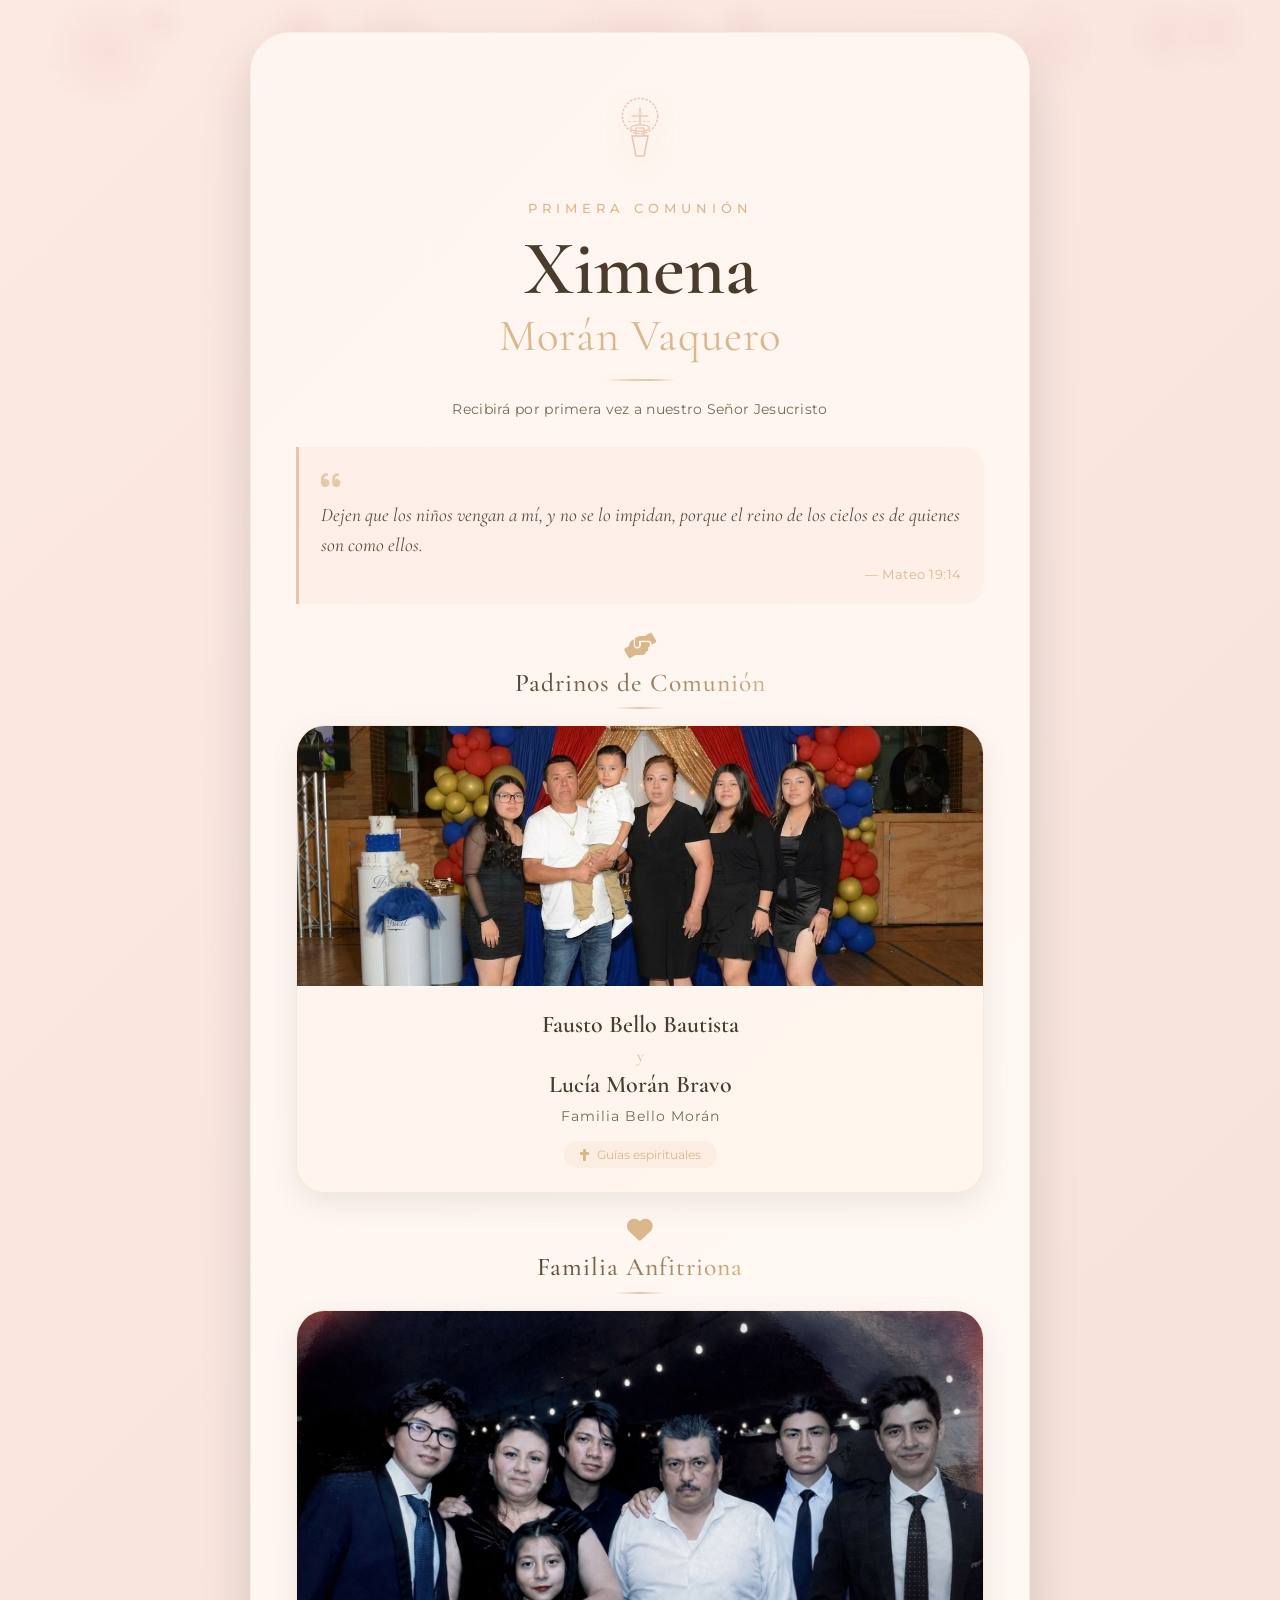
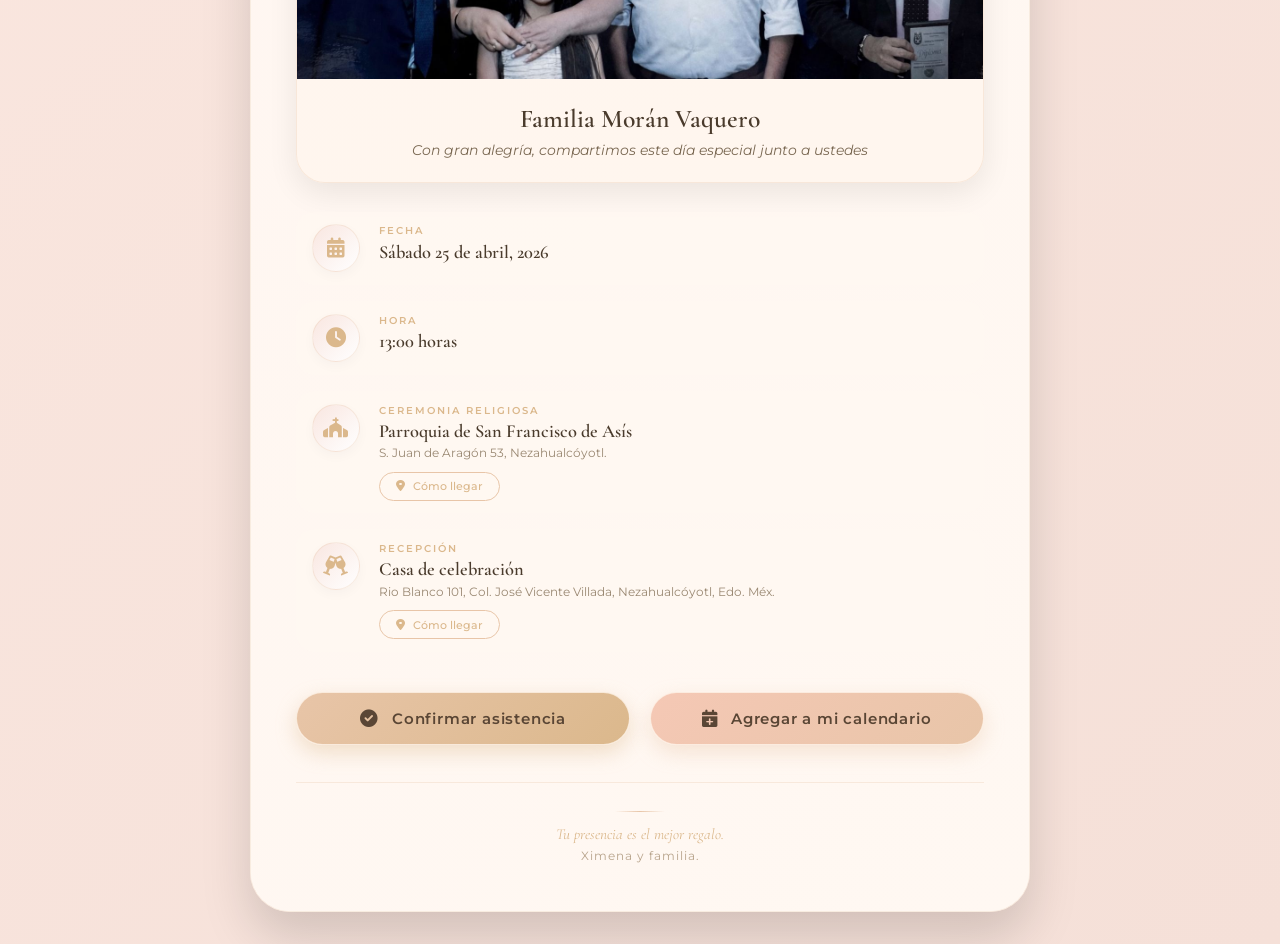
<file: index.html>
<!DOCTYPE html>
<html lang="es">
<head>
    <!-- Previsualización para WhatsApp y redes sociales -->
    <meta property="og:title" content="¡Estás invitado!">
    <meta property="og:description" content="Te invitamos a celebrar este día tan especial. Sábado 25 de abril - 1:00 pm.">
    <meta property="og:image" content="Xime_moran.jpeg">
    <meta property="og:url" content="https://tu-enlace.netlify.app">
    <meta property="og:type" content="website">
    <meta name="twitter:card" content="summary_large_image">
    <meta charset="UTF-8">
    <meta name="viewport" content="width=device-width, initial-scale=1.0, user-scalable=yes">
    <title>Ximena Morán Vaquero | Primera Comunión</title>
    
    <!-- Google Fonts -->
    <link href="https://fonts.googleapis.com/css2?family=Cormorant+Garamond:wght@300;400;500;600;700&family=Montserrat:wght@200;300;400;500;600;700;800&display=swap" rel="stylesheet">
    
    <!-- Font Awesome 6 -->
    <link rel="stylesheet" href="https://cdnjs.cloudflare.com/ajax/libs/font-awesome/6.0.0-beta3/css/all.min.css">
    
    <!-- AOS Library -->
    <link href="https://unpkg.com/aos@2.3.1/dist/aos.css" rel="stylesheet">
    
    <!-- Mis archivos -->
    <link rel="stylesheet" href="style.css">
</head>
<body>
    <!-- Partículas de fondo -->
    <div class="particles-container">
        <div class="particle"></div>
        <div class="particle"></div>
        <div class="particle"></div>
        <div class="particle"></div>
        <div class="particle"></div>
        <div class="particle"></div>
        <div class="particle"></div>
        <div class="particle"></div>
        <div class="particle"></div>
        <div class="particle"></div>
    </div>

    <div class="invitation-wrapper">
        <div class="invitation-card" data-aos="fade-up" data-aos-duration="1200">
            
            <div class="card-bg">
                <div class="bg-overlay"></div>
                <div class="bg-image"></div>
            </div>
            
            <div class="card-content">
                
                <!-- CÁLIZ Y HOSTIA -->
                <div class="chalice-container" data-aos="fade-down" data-aos-duration="1000">
                    <div class="chalice-symbol">
                        <svg width="80" height="100" viewBox="0 0 100 120" fill="none" xmlns="http://www.w3.org/2000/svg">
                            <circle cx="50" cy="45" r="22" fill="none" stroke="#e8c5b0" stroke-width="1.8" stroke-dasharray="3 2"/>
                            <path d="M50 35 L50 55 M40 45 L60 45" stroke="#e8b89a" stroke-width="1.5" stroke-linecap="round"/>
                            <path d="M40 70 L60 70 L55 95 L45 95 L40 70Z" fill="none" stroke="#e8c5b0" stroke-width="1.8"/>
                            <path d="M45 70 L45 60 L55 60 L55 70" stroke="#e8c5b0" stroke-width="1.5" fill="none"/>
                            <ellipse cx="50" cy="60" rx="12" ry="4" stroke="#e8c5b0" stroke-width="1.5" fill="none"/>
                            <path d="M35 52 L65 52" stroke="#f3cfb5" stroke-width="1.2" stroke-dasharray="4 2"/>
                            <circle cx="50" cy="42" r="3" fill="#fbe1cf" opacity="0.6"/>
                        </svg>
                    </div>
                </div>
                
                <div class="main-text">
                    <span class="pre-title" data-aos="fade-up" data-aos-delay="200">Primera Comunión</span>
                    <h1 class="name-title" data-aos="fade-up" data-aos-delay="400">
                        Ximena<br>
                        <span class="lastname">Morán Vaquero</span>
                    </h1>
                    <div class="divider" data-aos="scale-x" data-aos-delay="600"></div>
                    <p class="description" data-aos="fade-up" data-aos-delay="800">Recibirá por primera vez a nuestro Señor Jesucristo</p>
                </div>
                
                <div class="verse-container" data-aos="fade-up" data-aos-delay="1000">
                    <i class="fas fa-quote-left"></i>
                    <p class="verse-text">Dejen que los niños vengan a mí, y no se lo impidan, porque el reino de los cielos es de quienes son como ellos.</p>
                    <p class="verse-ref">— Mateo 19:14</p>
                </div>
                
                <!-- PADRINOS -->
                <div class="section-title" data-aos="fade-up" data-aos-delay="200">
                    <i class="fas fa-hands-helping"></i>
                    <span>Padrinos de Comunión</span>
                    <div class="title-decoration"></div>
                </div>
                
                <div class="godparents-section" data-aos="fade-up" data-aos-delay="400">
                    <div class="godparents-card">
                        <div class="godparents-photo">
                            <img src="fam2.jpeg" alt="Padrinos: Fausto y Lucía Bello Morán" onerror="this.style.display='none'">
                        </div>
                        <div class="godparents-info">
                            <h3 class="godparents-names">
                                Fausto Bello Bautista<br>
                                <span>y</span><br>
                                Lucía Morán Bravo
                            </h3>
                            <p class="godparents-family">Familia Bello Morán</p>
                            <div class="godparents-badge">
                                <i class="fas fa-cross"></i>
                                <span>Guías espirituales</span>
                            </div>
                        </div>
                    </div>
                </div>
                
                <!-- FAMILIA ANFITRIONA -->
                <div class="section-title" data-aos="fade-up" data-aos-delay="200">
                    <i class="fas fa-heart"></i>
                    <span>Familia Anfitriona</span>
                    <div class="title-decoration"></div>
                </div>
                
                <div class="family-section" data-aos="fade-up" data-aos-delay="400">
                    <div class="family-card">
                        <div class="family-photo">
                            <img src="fam_moranO.jpeg" alt="Familia Morán Vaquero" onerror="this.style.display='none'">
                        </div>
                        <div class="family-info">
                            <h3 class="family-name">Familia Morán Vaquero</h3>
                            <p class="family-message">Con gran alegría, compartimos este día especial junto a ustedes</p>
                        </div>
                    </div>
                </div>
                
                <!-- INFORMACIÓN DEL EVENTO -->
                <div class="event-info">
                    <div class="info-grid">
                        <div class="info-item" data-aos="fade-right" data-aos-delay="200">
                            <div class="info-icon"><i class="fas fa-calendar-alt"></i></div>
                            <div class="info-details">
                                <span class="info-label">Fecha</span>
                                <span class="info-value">Sábado 25 de abril, 2026</span>
                            </div>
                        </div>
                        
                        <div class="info-item" data-aos="fade-right" data-aos-delay="300">
                            <div class="info-icon"><i class="fas fa-clock"></i></div>
                            <div class="info-details">
                                <span class="info-label">Hora</span>
                                <span class="info-value">13:00 horas</span>
                            </div>
                        </div>
                        
                        <div class="info-item location-item" data-aos="fade-right" data-aos-delay="400">
                            <div class="info-icon"><i class="fas fa-church"></i></div>
                            <div class="info-details">
                                <span class="info-label">Ceremonia Religiosa</span>
                                <span class="info-value">Parroquia de San Francisco de Asís</span>
                                <span class="info-address">S. Juan de Aragón 53, Nezahualcóyotl.</span>
                                <button class="map-btn" data-map="church">
                                    <i class="fas fa-location-dot"></i> Cómo llegar
                                </button>
                            </div>
                        </div>
                        
                        <div class="info-item location-item" data-aos="fade-right" data-aos-delay="500">
                            <div class="info-icon"><i class="fas fa-glass-cheers"></i></div>
                            <div class="info-details">
                                <span class="info-label">Recepción</span>
                                <span class="info-value">Casa de celebración</span>
                                <span class="info-address">Rio Blanco 101, Col. José Vicente Villada, Nezahualcóyotl, Edo. Méx.</span>
                                <button class="map-btn" data-map="house">
                                    <i class="fas fa-location-dot"></i> Cómo llegar
                                </button>
                            </div>
                        </div>
                    </div>
                </div>
                
                <!-- BOTONES PRINCIPALES -->
                <div class="action-buttons-section" data-aos="zoom-in" data-aos-delay="600">
                    <div class="action-buttons-container">
                        <button class="btn btn-confirm-main" id="openRsvpModalBtn">
                            <i class="fas fa-check-circle"></i>
                            <span>Confirmar asistencia</span>
                        </button>
                        <button class="btn btn-primary" id="reminderBtn">
                            <i class="fas fa-calendar-plus"></i>
                            <span>Agregar a mi calendario</span>
                        </button>
                    </div>
                    <div id="reminderMessage" class="confirm-message">
                        <i class="fas fa-check-circle"></i>
                        <span>¡Evento agregado a tu calendario!</span>
                    </div>
                </div>
                
                <!-- MODAL DEL FORMULARIO DE CONFIRMACIÓN -->
                <div id="rsvpModal" class="modal">
                    <div class="modal-content">
                        <div class="modal-header">
                            <h3><i class="fas fa-calendar-check"></i> Confirmar asistencia</h3>
                            <button class="modal-close" id="closeModalBtn">&times;</button>
                        </div>
                        <div class="modal-body">
                            <form id="rsvpForm">
                                <div class="form-group">
                                    <label for="guestName">Nombre del invitado o familia *</label>
                                    <input type="text" id="guestName" name="guestName" required placeholder="Ej: Familia García o María López">
                                </div>
                                
                                <div class="form-group">
                                    <label for="guestCount">Número de personas que asistirán *</label>
                                    <select id="guestCount" name="guestCount" required>
                                        <option value="1">1 persona</option>
                                        <option value="2">2 personas</option>
                                        <option value="3">3 personas</option>
                                        <option value="4">4 personas</option>
                                        <option value="5">5 personas</option>
                                        <option value="6">6 personas</option>
                                        <option value="7">7 o más</option>
                                    </select>
                                </div>
                                
                                <div class="form-group">
                                    <label for="guestMessage">Mensaje de saludo (opcional)</label>
                                    <textarea id="guestMessage" name="guestMessage" rows="3" placeholder="Ej: ¡Muchas felicidades Ximena! Nos vemos pronto..."></textarea>
                                </div>
                                
                                <button type="submit" class="btn-submit-rsvp">
                                    <i class="fas fa-paper-plane"></i> Enviar confirmación
                                </button>
                            </form>
                            <div id="rsvpModalMessage" class="rsvp-status-modal"></div>
                        </div>
                    </div>
                </div>
                
                <div class="footer" data-aos="fade-up" data-aos-delay="800">
                    <div class="footer-divider"></div>
                    <p class="footer-text">Tu presencia es el mejor regalo.</p>
                    <p class="footer-family">Ximena y familia.</p>
                </div>
                
            </div>
        </div>
    </div>
    
    <script src="https://unpkg.com/aos@2.3.1/dist/aos.js"></script>
    <script src="script.js"></script>
</body>
</html>
</file>
<file: style.css>
/* ===== RESET Y VARIABLES ===== */
* {
    margin: 0;
    padding: 0;
    box-sizing: border-box;
}

:root {
    --pastel-pink: #f9e6e0;
    --pastel-rose: #f5dad1;
    --pastel-peach: #f3cfb5;
    --gold-soft: #e8c5a8;
    --gold-warm: #dbb88c;
    --text-dark: #4a3b2c;
    --text-soft: #7a6852;
    --bg-light: #fffbf8;
    --shadow-sm: 0 10px 30px rgba(0, 0, 0, 0.08);
    --shadow-lg: 0 25px 50px rgba(0, 0, 0, 0.15);
    --transition: all 0.4s cubic-bezier(0.2, 0.9, 0.4, 1.1);
    --transition-bounce: all 0.5s cubic-bezier(0.68, -0.55, 0.265, 1.55);
}

body {
    min-height: 100vh;
    background: linear-gradient(135deg, #fce9e2 0%, #f5e0d8 100%);
    font-family: 'Montserrat', sans-serif;
    display: flex;
    align-items: center;
    justify-content: center;
    padding: 2rem;
    position: relative;
    overflow-x: hidden;
}

/* ===== PARTÍCULAS ANIMADAS ===== */
.particles-container {
    position: fixed;
    top: 0;
    left: 0;
    width: 100%;
    height: 100%;
    pointer-events: none;
    z-index: 0;
    overflow: hidden;
}

.particle {
    position: absolute;
    background: radial-gradient(circle, rgba(245, 218, 209, 0.6) 0%, rgba(243, 207, 181, 0) 80%);
    border-radius: 50%;
    pointer-events: none;
    animation: floatParticle linear infinite;
    filter: blur(3px);
}

@keyframes floatParticle {
    0% {
        transform: translateY(100vh) translateX(-30%) rotate(0deg);
        opacity: 0;
    }
    10% {
        opacity: 0.6;
    }
    50% {
        opacity: 0.8;
    }
    90% {
        opacity: 0.4;
    }
    100% {
        transform: translateY(-20vh) translateX(30%) rotate(360deg);
        opacity: 0;
    }
}

.particle:nth-child(1) { width: 100px; height: 100px; left: 5%; animation-duration: 18s; animation-delay: 0s; }
.particle:nth-child(2) { width: 60px; height: 60px; left: 20%; animation-duration: 14s; animation-delay: 2s; }
.particle:nth-child(3) { width: 140px; height: 140px; left: 40%; animation-duration: 22s; animation-delay: 1s; }
.particle:nth-child(4) { width: 50px; height: 50px; left: 60%; animation-duration: 12s; animation-delay: 3s; }
.particle:nth-child(5) { width: 85px; height: 85px; left: 75%; animation-duration: 16s; animation-delay: 0.5s; }
.particle:nth-child(6) { width: 70px; height: 70px; left: 85%; animation-duration: 19s; animation-delay: 4s; }
.particle:nth-child(7) { width: 110px; height: 110px; left: 50%; animation-duration: 24s; animation-delay: 1.2s; }
.particle:nth-child(8) { width: 45px; height: 45px; left: 10%; animation-duration: 11s; animation-delay: 2.8s; }
.particle:nth-child(9) { width: 90px; height: 90px; left: 30%; animation-duration: 15s; animation-delay: 3.5s; }
.particle:nth-child(10) { width: 65px; height: 65px; left: 92%; animation-duration: 13s; animation-delay: 0.3s; }

/* ===== INVITACIÓN PRINCIPAL ===== */
.invitation-wrapper {
    position: relative;
    z-index: 2;
    width: 100%;
    max-width: 780px;
    margin: 0 auto;
}

.invitation-card {
    position: relative;
    background: rgba(255, 252, 248, 0.98);
    border-radius: 2.5rem;
    overflow: hidden;
    box-shadow: var(--shadow-lg);
    transition: transform 0.5s ease, box-shadow 0.5s ease;
    backdrop-filter: blur(2px);
    border: 1px solid rgba(232, 197, 168, 0.3);
}

.invitation-card:hover {
    transform: translateY(-6px);
    box-shadow: 0 35px 60px rgba(0, 0, 0, 0.2);
}

/* ===== FONDO ===== */
.card-bg {
    position: absolute;
    top: 0;
    left: 0;
    width: 100%;
    height: 100%;
    z-index: 0;
}

.bg-image {
    position: absolute;
    top: 0;
    left: 0;
    width: 100%;
    height: 100%;
    background-image: url('https://images.unsplash.com/photo-1584908794022-42f2e8a5c5e1?q=80&w=2070&auto=format');
    background-size: cover;
    background-position: center;
    opacity: 0.1;
    transition: transform 0.8s ease;
}

.invitation-card:hover .bg-image {
    transform: scale(1.03);
}

.bg-overlay {
    position: absolute;
    top: 0;
    left: 0;
    width: 100%;
    height: 100%;
    background: linear-gradient(135deg, rgba(255, 245, 240, 0.96) 0%, rgba(255, 248, 242, 0.98) 100%);
}

/* ===== CONTENIDO ===== */
.card-content {
    position: relative;
    z-index: 2;
    padding: 2.8rem 2.8rem 3rem;
}

/* ===== CÁLIZ Y HOSTIA ===== */
.chalice-container {
    text-align: center;
    margin-bottom: 1.2rem;
    animation: gentleFloat 3s ease-in-out infinite;
}

@keyframes gentleFloat {
    0%, 100% { transform: translateY(0); }
    50% { transform: translateY(-8px); }
}

.chalice-symbol svg {
    filter: drop-shadow(0 6px 12px rgba(210, 160, 120, 0.2));
    transition: filter 0.3s ease;
}

.chalice-container:hover svg {
    filter: drop-shadow(0 8px 18px rgba(210, 160, 120, 0.3));
    transform: scale(1.05);
    transition: transform 0.3s ease;
}

/* Texto principal */
.main-text {
    text-align: center;
    margin-bottom: 1.8rem;
}

.pre-title {
    font-family: 'Montserrat', sans-serif;
    font-size: 0.8rem;
    letter-spacing: 5px;
    text-transform: uppercase;
    color: var(--gold-warm);
    font-weight: 500;
    display: block;
    margin-bottom: 0.8rem;
}

.name-title {
    font-family: 'Cormorant Garamond', serif;
    font-size: 4.8rem;
    font-weight: 600;
    color: var(--text-dark);
    line-height: 1.05;
    margin-bottom: 0.25rem;
}

.name-title .lastname {
    font-size: 2.8rem;
    font-weight: 400;
    color: var(--gold-warm);
    display: block;
    margin-top: 0.2rem;
    letter-spacing: 1px;
}

.divider {
    width: 70px;
    height: 2px;
    background: linear-gradient(90deg, transparent, var(--pastel-peach), var(--gold-soft), transparent);
    margin: 1.2rem auto;
    transform-origin: center;
}

.description {
    font-family: 'Montserrat', sans-serif;
    font-size: 0.9rem;
    color: var(--text-soft);
    font-weight: 400;
    letter-spacing: 0.3px;
}

/* Versículo */
.verse-container {
    background: rgba(243, 207, 181, 0.15);
    border-left: 3px solid var(--gold-soft);
    padding: 1.4rem;
    margin: 1.8rem 0;
    border-radius: 0 1.2rem 1.2rem 0;
    transition: var(--transition);
}

.verse-container:hover {
    background: rgba(243, 207, 181, 0.25);
    transform: translateX(8px);
}

.verse-container i {
    color: var(--gold-warm);
    font-size: 1.4rem;
    margin-bottom: 0.6rem;
    display: inline-block;
    opacity: 0.7;
}

.verse-text {
    font-family: 'Cormorant Garamond', serif;
    font-size: 1.2rem;
    font-style: italic;
    color: #5c4d3a;
    line-height: 1.55;
    margin-bottom: 0.4rem;
}

.verse-ref {
    font-family: 'Montserrat', sans-serif;
    font-size: 0.8rem;
    color: var(--gold-warm);
    text-align: right;
    letter-spacing: 0.5px;
}

/* ===== SECCIÓN DE PADRINOS ===== */
.section-title {
    text-align: center;
    margin: 1.5rem 0 1rem;
    position: relative;
}

.section-title i {
    font-size: 1.6rem;
    color: var(--gold-warm);
    display: block;
    margin-bottom: 0.5rem;
    transition: transform 0.3s ease;
}

.section-title:hover i {
    transform: scale(1.1);
}

.section-title span {
    font-family: 'Cormorant Garamond', serif;
    font-size: 1.6rem;
    font-weight: 500;
    color: var(--text-dark);
    letter-spacing: 1px;
    background: linear-gradient(135deg, var(--text-dark), var(--gold-warm));
    -webkit-background-clip: text;
    -webkit-text-fill-color: transparent;
    background-clip: text;
}

.title-decoration {
    width: 50px;
    height: 2px;
    background: linear-gradient(90deg, transparent, var(--gold-soft), transparent);
    margin: 0.6rem auto 0;
}

.godparents-section {
    margin: 0.5rem 0 1.5rem;
}

.godparents-card {
    background: rgba(255, 245, 238, 0.8);
    border-radius: 1.8rem;
    overflow: hidden;
    box-shadow: var(--shadow-sm);
    transition: var(--transition-bounce);
    border: 1px solid rgba(232, 197, 168, 0.3);
}

.godparents-card:hover {
    transform: translateY(-8px) scale(1.02);
    box-shadow: var(--shadow-lg);
    background: rgba(255, 248, 242, 0.95);
}

.godparents-photo {
    position: relative;
    width: 100%;
    height: 260px;
    overflow: hidden;
    background: linear-gradient(135deg, #e8c5a8, #dbb88c);
    display: flex;
    align-items: center;
    justify-content: center;
}

.godparents-photo img {
    width: 100%;
    height: 100%;
    object-fit: cover;
    transition: transform 0.8s cubic-bezier(0.25, 0.46, 0.45, 0.94);
}

.godparents-card:hover .godparents-photo img {
    transform: scale(1.08);
}

.godparents-info {
    padding: 1.5rem;
    text-align: center;
}

.godparents-names {
    font-family: 'Cormorant Garamond', serif;
    font-size: 1.5rem;
    font-weight: 600;
    color: var(--text-dark);
    margin-bottom: 0.5rem;
}

.godparents-names span {
    font-size: 1rem;
    font-weight: 400;
    color: var(--gold-warm);
    display: inline-block;
    margin: 0.2rem 0;
}

.godparents-family {
    font-family: 'Montserrat', sans-serif;
    font-size: 0.9rem;
    color: var(--text-soft);
    margin-bottom: 1rem;
    letter-spacing: 1px;
}

.godparents-badge {
    display: inline-flex;
    align-items: center;
    gap: 0.5rem;
    background: rgba(232, 197, 168, 0.2);
    padding: 0.4rem 1rem;
    border-radius: 2rem;
    font-size: 0.75rem;
    color: var(--gold-warm);
    font-family: 'Montserrat', sans-serif;
    transition: var(--transition);
}

.godparents-badge:hover {
    background: rgba(232, 197, 168, 0.4);
    transform: scale(1.05);
}

/* ===== FAMILIA ANFITRIONA ===== */
.family-section {
    margin: 0.5rem 0 1.8rem;
}

.family-card {
    background: rgba(255, 245, 238, 0.8);
    border-radius: 1.8rem;
    overflow: hidden;
    box-shadow: var(--shadow-sm);
    transition: var(--transition-bounce);
    border: 1px solid rgba(232, 197, 168, 0.3);
}

.family-card:hover {
    transform: translateY(-8px) scale(1.02);
    box-shadow: var(--shadow-lg);
}

.family-photo {
    position: relative;
    width: 100%;
    height: auto;
    min-height: 320px;
    max-height: 450px;
    overflow: hidden;
    background: linear-gradient(135deg, #f3cfb5, #e8c5a8);
    display: flex;
    align-items: center;
    justify-content: center;
}

.family-photo img {
    width: 100%;
    height: auto;
    object-fit: contain;
    transition: transform 0.8s cubic-bezier(0.25, 0.46, 0.45, 0.94);
    display: block;
}

.family-card:hover .family-photo img {
    transform: scale(1.02);
}

.family-info {
    padding: 1.5rem;
    text-align: center;
}

.family-name {
    font-family: 'Cormorant Garamond', serif;
    font-size: 1.6rem;
    font-weight: 600;
    color: var(--text-dark);
    margin-bottom: 0.5rem;
}

.family-message {
    font-family: 'Montserrat', sans-serif;
    font-size: 0.85rem;
    color: var(--text-soft);
    font-style: italic;
}

/* ===== BOTONES PRINCIPALES ===== */
.action-buttons-section {
    margin: 2rem 0 1.5rem;
    padding: 0.5rem 0;
}

.action-buttons-container {
    display: flex;
    gap: 1.2rem;
    justify-content: center;
    flex-wrap: wrap;
}

.btn {
    flex: 1;
    min-width: 200px;
    padding: 1rem 1.5rem;
    border: none;
    border-radius: 3rem;
    font-family: 'Montserrat', sans-serif;
    font-weight: 600;
    font-size: 0.95rem;
    cursor: pointer;
    display: flex;
    align-items: center;
    justify-content: center;
    gap: 0.8rem;
    transition: var(--transition-bounce);
    letter-spacing: 0.8px;
}

.btn-primary {
    background: linear-gradient(135deg, #f5c8b5 0%, var(--gold-soft) 100%);
    color: #5a4635;
    box-shadow: 0 8px 20px rgba(232, 197, 168, 0.4);
    border: 1px solid rgba(255, 245, 235, 0.8);
}

.btn-primary:hover {
    transform: translateY(-4px) scale(1.02);
    box-shadow: 0 16px 32px rgba(232, 197, 168, 0.5);
    background: linear-gradient(135deg, #f3bfa8 0%, #e8bf92 100%);
}

.btn-primary i {
    font-size: 1.1rem;
    transition: transform 0.3s ease;
}

.btn-primary:hover i {
    transform: rotate(15deg);
}

.btn-confirm-main {
    background: linear-gradient(135deg, #e8c5a8 0%, #dbb88c 100%);
    color: #5a4635;
    box-shadow: 0 8px 20px rgba(219, 184, 140, 0.4);
    border: 1px solid rgba(255, 245, 235, 0.8);
}

.btn-confirm-main:hover {
    transform: translateY(-4px) scale(1.02);
    box-shadow: 0 16px 32px rgba(219, 184, 140, 0.5);
    background: linear-gradient(135deg, #e8bf92 0%, #d4ab7a 100%);
}

.btn-confirm-main i {
    font-size: 1.1rem;
    transition: transform 0.3s ease;
}

.btn-confirm-main:hover i {
    transform: scale(1.1);
}

/* ===== MODAL ===== */
.modal {
    display: none;
    position: fixed;
    top: 0;
    left: 0;
    width: 100%;
    height: 100%;
    background: rgba(0, 0, 0, 0.7);
    backdrop-filter: blur(5px);
    z-index: 1001;
    align-items: center;
    justify-content: center;
    padding: 1rem;
}

.modal.show {
    display: flex;
}

.modal-content {
    background: white;
    width: 100%;
    max-width: 500px;
    border-radius: 1.5rem;
    overflow: hidden;
    box-shadow: 0 25px 50px rgba(0, 0, 0, 0.3);
    max-height: 90vh;
    display: flex;
    flex-direction: column;
}

.modal-header {
    background: linear-gradient(135deg, var(--gold-soft), var(--gold-warm));
    padding: 1.2rem 1.5rem;
    display: flex;
    justify-content: space-between;
    align-items: center;
    flex-shrink: 0;
}

.modal-header h3 {
    font-family: 'Montserrat', sans-serif;
    font-size: 1.2rem;
    color: white;
    margin: 0;
}

.modal-header h3 i {
    margin-right: 0.5rem;
}

.modal-close {
    background: none;
    border: none;
    font-size: 1.8rem;
    color: white;
    cursor: pointer;
    line-height: 1;
    opacity: 0.8;
    transition: opacity 0.2s;
}

.modal-close:hover {
    opacity: 1;
}

.modal-body {
    padding: 1.8rem;
    overflow-y: auto;
    flex: 1;
}

/* ===== FORMULARIO DENTRO DEL MODAL ===== */
.form-group {
    margin-bottom: 1.2rem;
}

.form-group label {
    display: block;
    font-family: 'Montserrat', sans-serif;
    font-size: 0.8rem;
    font-weight: 500;
    color: var(--gold-warm);
    margin-bottom: 0.4rem;
    letter-spacing: 1px;
}

.form-group input,
.form-group select,
.form-group textarea {
    width: 100%;
    padding: 0.8rem 1rem;
    border: 1px solid var(--gold-soft);
    border-radius: 1rem;
    font-family: 'Montserrat', sans-serif;
    font-size: 0.9rem;
    background: white;
    transition: var(--transition);
}

.form-group input:focus,
.form-group select:focus,
.form-group textarea:focus {
    outline: none;
    border-color: var(--gold-warm);
    box-shadow: 0 0 0 3px rgba(219, 184, 140, 0.2);
}

.btn-submit-rsvp {
    width: 100%;
    padding: 0.9rem;
    background: linear-gradient(135deg, var(--gold-soft) 0%, var(--gold-warm) 100%);
    border: none;
    border-radius: 2rem;
    color: #5a4635;
    font-family: 'Montserrat', sans-serif;
    font-weight: 600;
    font-size: 1rem;
    cursor: pointer;
    display: flex;
    align-items: center;
    justify-content: center;
    gap: 0.8rem;
    transition: var(--transition-bounce);
    margin-top: 0.5rem;
}

.btn-submit-rsvp:hover {
    transform: translateY(-2px);
    box-shadow: 0 8px 20px rgba(219, 184, 140, 0.4);
}

.rsvp-status-modal {
    margin-top: 1rem;
    padding: 0.8rem;
    border-radius: 1rem;
    text-align: center;
    font-size: 0.85rem;
    display: none;
}

.rsvp-status-modal.success {
    display: block;
    background: #d4edda;
    color: #155724;
    border-left: 4px solid #28a745;
}

.rsvp-status-modal.error {
    display: block;
    background: #f8d7da;
    color: #721c24;
    border-left: 4px solid #dc3545;
}

/* ===== INFO DEL EVENTO ===== */
.event-info {
    margin: 1.8rem 0;
}

.info-grid {
    display: flex;
    flex-direction: column;
    gap: 1rem;
}

.info-item {
    display: flex;
    align-items: flex-start;
    gap: 1.2rem;
    padding: 0.8rem 1rem;
    border-radius: 1.2rem;
    transition: var(--transition);
    background: rgba(255, 248, 242, 0.6);
}

.info-item:hover {
    background: var(--pastel-pink);
    transform: translateX(10px);
}

.location-item:hover {
    background: rgba(243, 207, 181, 0.35);
}

.info-icon {
    width: 48px;
    height: 48px;
    background: linear-gradient(135deg, var(--pastel-pink) 0%, #fff 100%);
    border-radius: 50%;
    display: flex;
    align-items: center;
    justify-content: center;
    color: var(--gold-warm);
    font-size: 1.25rem;
    box-shadow: 0 4px 12px rgba(0, 0, 0, 0.03);
    flex-shrink: 0;
    border: 1px solid rgba(232, 197, 168, 0.3);
    transition: var(--transition);
}

.info-item:hover .info-icon {
    transform: scale(1.05);
}

.info-details {
    flex: 1;
    display: flex;
    flex-direction: column;
    gap: 0.2rem;
}

.info-label {
    font-family: 'Montserrat', sans-serif;
    font-size: 0.65rem;
    text-transform: uppercase;
    letter-spacing: 2px;
    color: var(--gold-warm);
    font-weight: 600;
}

.info-value {
    font-family: 'Cormorant Garamond', serif;
    font-size: 1.15rem;
    font-weight: 600;
    color: var(--text-dark);
}

.info-address {
    font-family: 'Montserrat', sans-serif;
    font-size: 0.75rem;
    color: #9a8872;
    line-height: 1.3;
}

.map-btn {
    background: transparent;
    border: 1px solid var(--gold-soft);
    border-radius: 2rem;
    padding: 0.4rem 1rem;
    margin-top: 0.5rem;
    font-family: 'Montserrat', sans-serif;
    font-size: 0.7rem;
    font-weight: 500;
    color: var(--gold-warm);
    cursor: pointer;
    display: inline-flex;
    align-items: center;
    gap: 0.5rem;
    transition: var(--transition);
    width: fit-content;
}

.map-btn i {
    font-size: 0.75rem;
    transition: transform 0.3s ease;
}

.map-btn:hover {
    background: var(--gold-soft);
    color: white;
    border-color: var(--gold-soft);
    transform: translateY(-2px);
}

.map-btn:hover i {
    transform: translateX(3px);
}

/* ===== MENSAJE CONFIRMACIÓN ===== */
.confirm-message {
    background: linear-gradient(135deg, #f1e8e0 0%, #f5ede5 100%);
    border-left: 4px solid var(--gold-warm);
    padding: 0.9rem 1.2rem;
    border-radius: 0.8rem;
    display: none;
    align-items: center;
    gap: 0.75rem;
    margin: 1rem 0 0;
}

.confirm-message.show {
    display: flex;
}

.confirm-message i {
    color: var(--gold-warm);
    font-size: 1.2rem;
}

.confirm-message span {
    font-family: 'Montserrat', sans-serif;
    font-size: 0.85rem;
    color: #6a5a48;
}

/* ===== FOOTER ===== */
.footer {
    text-align: center;
    margin-top: 1.8rem;
    padding-top: 1rem;
    border-top: 1px solid rgba(232, 197, 168, 0.3);
}

.footer-divider {
    width: 50px;
    height: 1px;
    background: linear-gradient(90deg, transparent, var(--gold-soft), transparent);
    margin: 0.8rem auto;
}

.footer-text {
    font-family: 'Cormorant Garamond', serif;
    font-size: 0.95rem;
    color: var(--gold-warm);
    font-style: italic;
    margin-bottom: 0.3rem;
}

.footer-family {
    font-family: 'Montserrat', sans-serif;
    font-size: 0.75rem;
    color: #b8a48c;
    letter-spacing: 1px;
}

/* ===== RESPONSIVE ===== */
@media (max-width: 640px) {
    body {
        padding: 1rem;
    }
    
    .card-content {
        padding: 1.8rem 1.5rem;
    }
    
    .name-title {
        font-size: 3.2rem;
    }
    
    .name-title .lastname {
        font-size: 2rem;
    }
    
    .action-buttons-container {
        flex-direction: column;
        gap: 1rem;
    }
    
    .btn {
        width: 100%;
        min-width: auto;
        padding: 0.9rem 1.2rem;
        font-size: 0.85rem;
    }
    
    .verse-text {
        font-size: 1rem;
    }
    
    .info-value {
        font-size: 1rem;
    }
    
    .chalice-symbol svg {
        width: 60px;
        height: 80px;
    }
    
    .godparents-photo {
        height: 200px;
    }
    
    .family-photo {
        min-height: 240px;
    }
    
    .godparents-names {
        font-size: 1.3rem;
    }
    
    .family-name {
        font-size: 1.4rem;
    }
    
    .section-title span {
        font-size: 1.4rem;
    }
    
    .modal-body {
        padding: 1.2rem;
    }
}

@media (max-width: 480px) {
    .card-content {
        padding: 1.5rem;
    }
    
    .info-item {
        padding: 0.6rem;
        gap: 0.8rem;
    }
    
    .info-icon {
        width: 40px;
        height: 40px;
        font-size: 1rem;
    }
    
    .map-btn {
        padding: 0.3rem 0.8rem;
        font-size: 0.65rem;
    }
    
    .godparents-photo {
        height: 180px;
    }
    
    .family-photo {
        min-height: 200px;
    }
    
    .godparents-info {
        padding: 1rem;
    }
    
    .family-info {
        padding: 1rem;
    }
}
</file>
